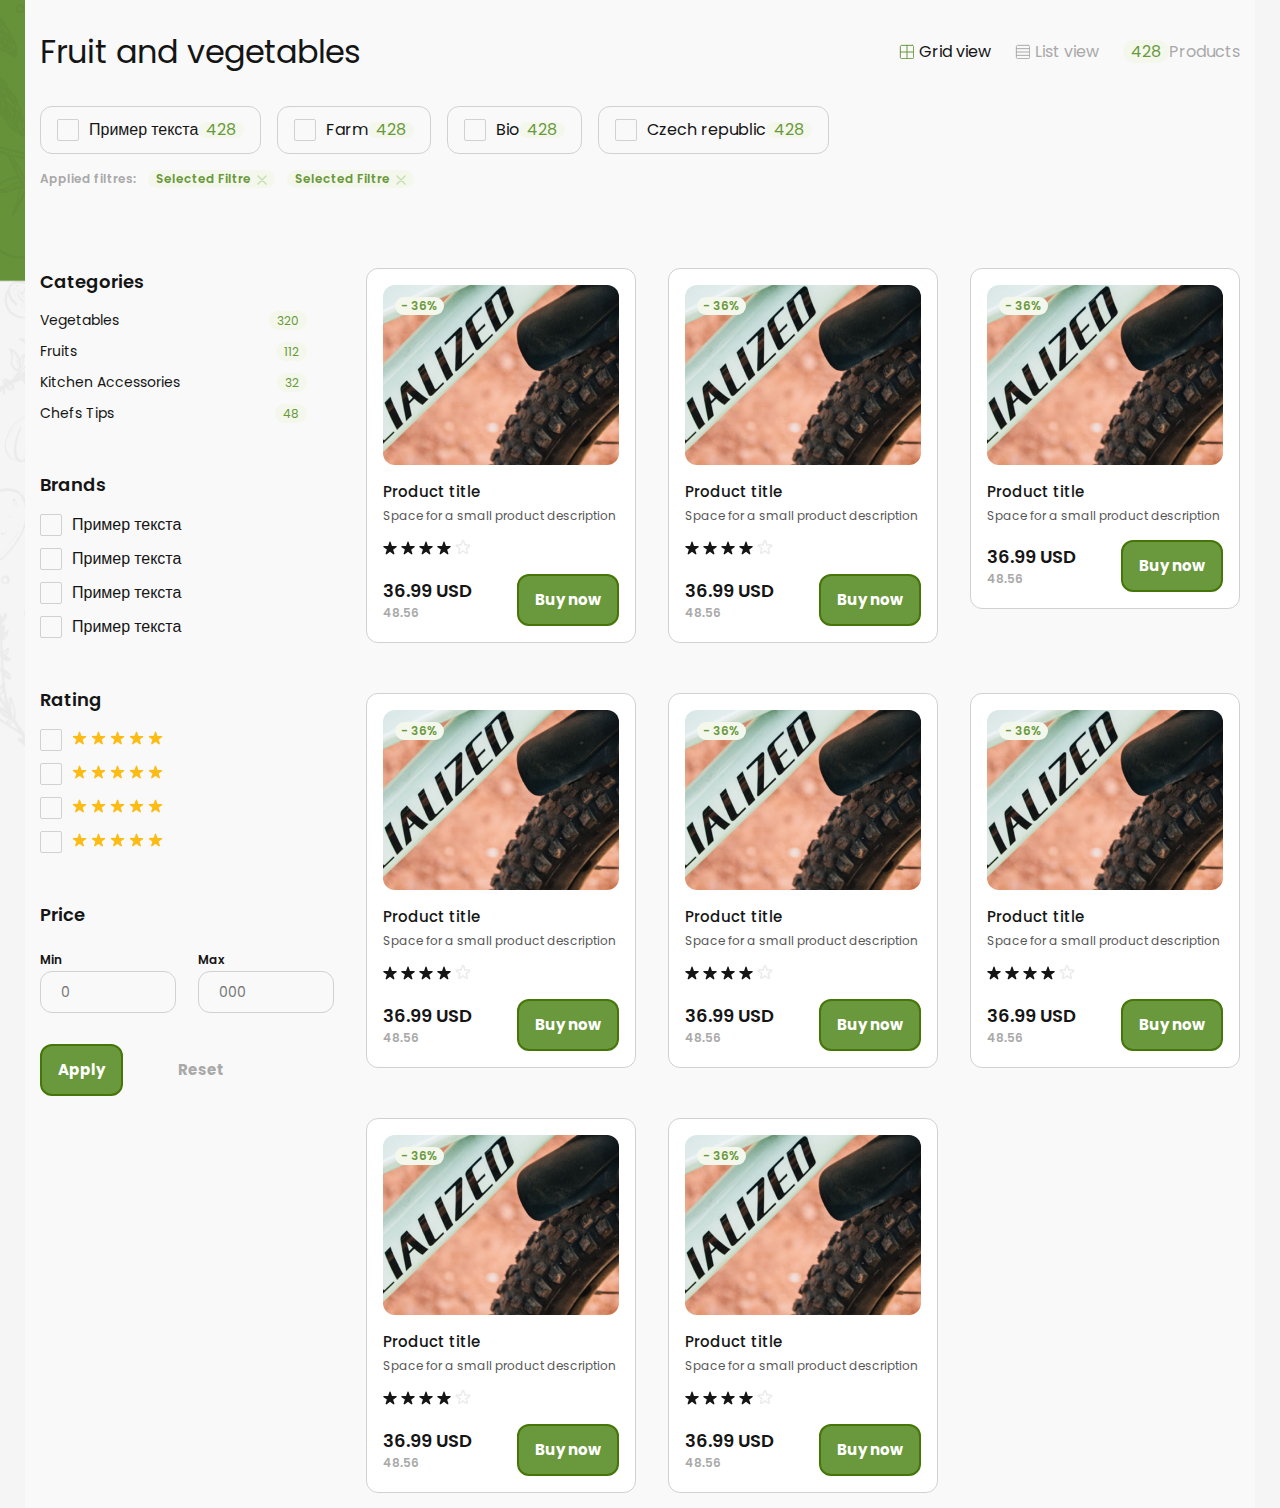
<file: index.html>
<!DOCTYPE html>
<html lang="en">
  <head>
    <meta charset="UTF-8" />
    <meta http-equiv="X-UA-Compatible" content="IE=edge" />
    <meta name="viewport" content="width=device-width, initial-scale=1.0" />
    <link rel="stylesheet" href="./css/style.css" />
    <link rel="stylesheet" href="./css/reset.css" />
    <link rel="stylesheet" href="./css/normalize.css" />
    <title>git</title>
    <link rel="preconnect" href="https://fonts.googleapis.com" />
    <link rel="preconnect" href="https://fonts.gstatic.com" crossorigin />
    <link
      href="https://fonts.googleapis.com/css2?family=Poppins:wght@400;500;600&display=swap"
      rel="stylesheet"
    />
  </head>
  <body>
    <section>
      <div class="cover">
        <div class="conteiner">
          <div class="cover__block-one">
            <h1 class="cover__title title">Fruit and vegetables</h1>
            <div class="cover__settings-filter">
              <a class="cover__settings-filter-text icon1 active" href="#" >Grid view</a>
              <a class="cover__settings-filter-text icon2" href="#" >List view</a>
              <a class="cover__settings-filter-text icon3" href="#" >Products</a>
            </div>
          </div>
          <div class="cover__block-two">
            <div class="cover__filter-two">
               <label class="custom-checkbox custom-box">
                    <input class="hidden-checkbox" type="checkbox" />
                    <div class="checkbox">
                      <svg
                        class="checkmark"
                        width="14"
                        height="10"
                        viewBox="0 0 14 10"
                        fill="none"
                        xmlns="http://www.w3.org/2000/svg"
                      >
                        <path
                          d="M1.55957 5.85009L4.61957 8.91009L12.4396 1.09009"
                          stroke="#FDFDFD"
                          stroke-width="1.5"
                          stroke-linecap="round"
                          stroke-linejoin="round"
                        />
                      </svg>
                    </div>

                    Пример текста
               </label>
            </div>
            <div class="cover__filter-two">
                <label class="custom-checkbox custom-box">
                    <input class="hidden-checkbox" type="checkbox" />
                    <div class="checkbox">
                      <svg
                        class="checkmark"
                        width="14"
                        height="10"
                        viewBox="0 0 14 10"
                        fill="none"
                        xmlns="http://www.w3.org/2000/svg"
                      >
                        <path
                          d="M1.55957 5.85009L4.61957 8.91009L12.4396 1.09009"
                          stroke="#FDFDFD"
                          stroke-width="1.5"
                          stroke-linecap="round"
                          stroke-linejoin="round"
                        />
                      </svg>
                    </div>

                    Farm
               </label>
            </div>
            <div class="cover__filter-two">
                <label class="custom-checkbox custom-box">
                    <input class="hidden-checkbox" type="checkbox" />
                    <div class="checkbox">
                      <svg
                        class="checkmark"
                        width="14"
                        height="10"
                        viewBox="0 0 14 10"
                        fill="none"
                        xmlns="http://www.w3.org/2000/svg"
                      >
                        <path
                          d="M1.55957 5.85009L4.61957 8.91009L12.4396 1.09009"
                          stroke="#FDFDFD"
                          stroke-width="1.5"
                          stroke-linecap="round"
                          stroke-linejoin="round"
                        />
                      </svg>
                    </div>

                    Bio
               </label>
            </div>
            <div class="cover__filter-two">
                <label class="custom-checkbox custom-box custom-box-two">
                    <input class="hidden-checkbox" type="checkbox" />
                    <div class="checkbox">
                      <svg
                        class="checkmark"
                        width="14"
                        height="10"
                        viewBox="0 0 14 10"
                        fill="none"
                        xmlns="http://www.w3.org/2000/svg"
                      >
                        <path
                          d="M1.55957 5.85009L4.61957 8.91009L12.4396 1.09009"
                          stroke="#FDFDFD"
                          stroke-width="1.5"
                          stroke-linecap="round"
                          stroke-linejoin="round"
                        />
                      </svg>
                    </div>
                    Czech republic
                  </label>
                 
            </div>
          </div>
          <div class="cover__block-tree">
            <p class="cover__block-tree-text">Applied filtres:</p>
            <p class="cover__block-tree-text green">Selected Filtre</p>
            <p class="cover__block-tree-text green">Selected Filtre</p>
          </div>
          <div class="cover__content">
            <div class="cover__block-content">
              <div class="cover__filter">
                <div class="cover__filter-inner">
                  <div class="cover__filter-title filter-title">
                    <div class="">Categories</div>
                  </div>
                  <div class="cover__filter-text">
                    <a class="" href="#">Vegetables</a>
                    <div class="cover__filter-text-number">320</div>
                  </div>
                  <div class="cover__filter-text">
                    <a class="" href="#">Fruits</a>
                    <div class="cover__filter-text-number">112</div>
                  </div>
                  <div class="cover__filter-text">
                    <a class="" href="#">Kitchen Accessories</a>
                    <div class="cover__filter-text-number">32</div>
                  </div>
                  <div class="cover__filter-text">
                    <a class="" href="#">Chefs Tips</a>
                    <div class="cover__filter-text-number">48</div>
                  </div>
                </div>

                <div class="cover__filter-inner">
                  <div class="cover__filter-title filter-title">
                    <div class="">Brands</div>
                  </div>

                  <label class="custom-checkbox">
                    <input class="hidden-checkbox" type="checkbox" />
                    <div class="checkbox">
                      <svg
                        class="checkmark"
                        width="14"
                        height="10"
                        viewBox="0 0 14 10"
                        fill="none"
                        xmlns="http://www.w3.org/2000/svg"
                      >
                        <path
                          d="M1.55957 5.85009L4.61957 8.91009L12.4396 1.09009"
                          stroke="#FDFDFD"
                          stroke-width="1.5"
                          stroke-linecap="round"
                          stroke-linejoin="round"
                        />
                      </svg>
                    </div>

                    Пример текста
                  </label>

                  <label class="custom-checkbox">
                    <input class="hidden-checkbox" type="checkbox" />
                    <div class="checkbox">
                      <svg
                        class="checkmark"
                        width="14"
                        height="10"
                        viewBox="0 0 14 10"
                        fill="none"
                        xmlns="http://www.w3.org/2000/svg"
                      >
                        <path
                          d="M1.55957 5.85009L4.61957 8.91009L12.4396 1.09009"
                          stroke="#FDFDFD"
                          stroke-width="1.5"
                          stroke-linecap="round"
                          stroke-linejoin="round"
                        />
                      </svg>
                    </div>

                    Пример текста
                  </label>

                  <label class="custom-checkbox">
                    <input class="hidden-checkbox" type="checkbox" />
                    <div class="checkbox">
                      <svg
                        class="checkmark"
                        width="14"
                        height="10"
                        viewBox="0 0 14 10"
                        fill="none"
                        xmlns="http://www.w3.org/2000/svg"
                      >
                        <path
                          d="M1.55957 5.85009L4.61957 8.91009L12.4396 1.09009"
                          stroke="#FDFDFD"
                          stroke-width="1.5"
                          stroke-linecap="round"
                          stroke-linejoin="round"
                        />
                      </svg>
                    </div>

                    Пример текста
                  </label>

                  <label class="custom-checkbox">
                    <input class="hidden-checkbox" type="checkbox" />
                    <div class="checkbox">
                      <svg
                        class="checkmark"
                        width="14"
                        height="10"
                        viewBox="0 0 14 10"
                        fill="none"
                        xmlns="http://www.w3.org/2000/svg"
                      >
                        <path
                          d="M1.55957 5.85009L4.61957 8.91009L12.4396 1.09009"
                          stroke="#FDFDFD"
                          stroke-width="1.5"
                          stroke-linecap="round"
                          stroke-linejoin="round"
                        />
                      </svg>
                    </div>

                    Пример текста
                  </label>
                </div>

                <div class="cover__filter-inner">
                  <div class="cover__filter-title filter-title">
                    <div class="">Rating</div>
                  </div>

                  <label class="custom-checkbox">
                    <input class="hidden-checkbox" type="checkbox" />
                    <div class="checkbox">
                      <svg
                        class="checkmark"
                        width="14"
                        height="10"
                        viewBox="0 0 14 10"
                        fill="none"
                        xmlns="http://www.w3.org/2000/svg"
                      >
                        <path
                          d="M1.55957 5.85009L4.61957 8.91009L12.4396 1.09009"
                          stroke="#FDFDFD"
                          stroke-width="1.5"
                          stroke-linecap="round"
                          stroke-linejoin="round"
                        />
                      </svg>
                    </div>

                    <div class="star">
                      <img src="./images/star.png" alt="" />
                      <img src="./images/star.png" alt="" />
                      <img src="./images/star.png" alt="" />
                      <img src="./images/star.png" alt="" />
                      <img src="./images/star.png" alt="" />
                    </div>
                  </label>

                  <label class="custom-checkbox">
                    <input class="hidden-checkbox" type="checkbox" />
                    <div class="checkbox">
                      <svg
                        class="checkmark"
                        width="14"
                        height="10"
                        viewBox="0 0 14 10"
                        fill="none"
                        xmlns="http://www.w3.org/2000/svg"
                      >
                        <path
                          d="M1.55957 5.85009L4.61957 8.91009L12.4396 1.09009"
                          stroke="#FDFDFD"
                          stroke-width="1.5"
                          stroke-linecap="round"
                          stroke-linejoin="round"
                        />
                      </svg>
                    </div>

                    <div class="star">
                      <img src="./images/star.png" alt="" />
                      <img src="./images/star.png" alt="" />
                      <img src="./images/star.png" alt="" />
                      <img src="./images/star.png" alt="" />
                      <img src="./images/star.png" alt="" />
                    </div>
                  </label>

                  <label class="custom-checkbox">
                    <input class="hidden-checkbox" type="checkbox" />
                    <div class="checkbox">
                      <svg
                        class="checkmark"
                        width="14"
                        height="10"
                        viewBox="0 0 14 10"
                        fill="none"
                        xmlns="http://www.w3.org/2000/svg"
                      >
                        <path
                          d="M1.55957 5.85009L4.61957 8.91009L12.4396 1.09009"
                          stroke="#FDFDFD"
                          stroke-width="1.5"
                          stroke-linecap="round"
                          stroke-linejoin="round"
                        />
                      </svg>
                    </div>

                    <div class="star">
                      <img src="./images/star.png" alt="" />
                      <img src="./images/star.png" alt="" />
                      <img src="./images/star.png" alt="" />
                      <img src="./images/star.png" alt="" />
                      <img src="./images/star.png" alt="" />
                    </div>
                  </label>

                  <label class="custom-checkbox">
                    <input class="hidden-checkbox" type="checkbox" />
                    <div class="checkbox">
                      <svg
                        class="checkmark"
                        width="14"
                        height="10"
                        viewBox="0 0 14 10"
                        fill="none"
                        xmlns="http://www.w3.org/2000/svg"
                      >
                        <path
                          d="M1.55957 5.85009L4.61957 8.91009L12.4396 1.09009"
                          stroke="#FDFDFD"
                          stroke-width="1.5"
                          stroke-linecap="round"
                          stroke-linejoin="round"
                        />
                      </svg>
                    </div>

                    <div class="star">
                      <img src="./images/star.png" alt="" />
                      <img src="./images/star.png" alt="" />
                      <img src="./images/star.png" alt="" />
                      <img src="./images/star.png" alt="" />
                      <img src="./images/star.png" alt="" />
                    </div>
                  </label>
                </div>
                <div class="cover__filter-four">
                  <div class="cover__filter-title filter-title">
                    <div class="">Price</div>
                    <div></div>
                    <div class="cover__filter-four-block">
                      <div class="cover__filter-four-min">
                        <span class="cover__filter-four-text">Min</span>
                        <input
                          class="cover__filter-four-input"
                          type="number"
                          placeholder="0"
                        />
                      </div>
                      <div class="cover__filter-four-max">
                        <span class="cover__filter-four-text">Max</span>
                        <input
                          class="cover__filter-four-input"
                          type="number"
                          placeholder="000"
                        />
                      </div>
                    </div>
                    <div class="">
                      <button class="cover__filter-four-btn btn">
                        Apply
                      </button>
                      <button class="btn-two">Reset</button>
                    </div>
                  </div>
                </div>
              </div>
            </div>
            <div class="cover__block">
              <div class="cover__cart two">
                <div class="cover__cart-inner">
                  <div class="cover__cart-img"></div>
                  <div class="cover__cart-inner-text">
                    <div class="cover__cart-title">Product title</div>
                    <div class="cover__cart-subtitle">
                      Space for a small product description
                    </div>
                    <div class="cover__star">
                      <img src="./images/s/Layer.svg" alt="" />
                      <img src="./images/s/Layer.svg" alt="" />
                      <img src="./images/s/Layer.svg" alt="" />
                      <img src="./images/s/Layer.svg" alt="" />
                      <img src="./images/s/Vector.svg" alt="" />
                    </div>
                  </div>
                  <div class="cover__cart-block">
                    <div class="price">
                      <div class="cover__cart-price">36.99 USD</div>
                      <div class="cover__cart-subprice">48.56</div>
                    </div>
                    <button class="btn">Buy now</button>
                  </div>
                </div>
              </div>
              <div class="cover__cart two">
                <div class="cover__cart-inner">
                  <div class="cover__cart-img"></div>
                  <div class="cover__cart-inner-text">
                    <div class="cover__cart-title">Product title</div>
                    <div class="cover__cart-subtitle">
                      Space for a small product description
                    </div>
                    <div class="cover__star">
                      <img src="./images/s/Layer.svg" alt="" />
                      <img src="./images/s/Layer.svg" alt="" />
                      <img src="./images/s/Layer.svg" alt="" />
                      <img src="./images/s/Layer.svg" alt="" />
                      <img src="./images/s/Vector.svg" alt="" />
                    </div>
                  </div>
                  <div class="cover__cart-block">
                    <div class="price">
                      <div class="cover__cart-price">36.99 USD</div>
                      <div class="cover__cart-subprice">48.56</div>
                    </div>
                    <button class="btn">Buy now</button>
                  </div>
                </div>
              </div>
              <div class="cover__cart two">
                <div class="cover__cart-inner">
                  <div class="cover__cart-img"></div>
                  <div class="cover__cart-inner-text">
                    <div class="cover__cart-title">Product title</div>
                    <div class="cover__cart-subtitle">
                      Space for a small product description
                    </div>
                  </div>
                  <div class="cover__cart-block">
                    <div class="price">
                      <div class="cover__cart-price">36.99 USD</div>
                      <div class="cover__cart-subprice">48.56</div>
                    </div>
                    <button class="btn">Buy now</button>
                  </div>
                </div>
              </div>
              <div class="cover__cart two">
                <div class="cover__cart-inner">
                  <div class="cover__cart-img"></div>
                  <div class="cover__cart-inner-text">
                    <div class="cover__cart-title">Product title</div>
                    <div class="cover__cart-subtitle">
                      Space for a small product description
                    </div>
                    <div class="cover__star">
                      <img src="./images/s/Layer.svg" alt="" />
                      <img src="./images/s/Layer.svg" alt="" />
                      <img src="./images/s/Layer.svg" alt="" />
                      <img src="./images/s/Layer.svg" alt="" />
                      <img src="./images/s/Vector.svg" alt="" />
                    </div>
                  </div>
                  <div class="cover__cart-block">
                    <div class="price">
                      <div class="cover__cart-price">36.99 USD</div>
                      <div class="cover__cart-subprice">48.56</div>
                    </div>
                    <button class="btn">Buy now</button>
                  </div>
                </div>
              </div>
                <div class="cover__cart two">
                <div class="cover__cart-inner">
                  <div class="cover__cart-img"></div>
                  <div class="cover__cart-inner-text">
                    <div class="cover__cart-title">Product title</div>
                    <div class="cover__cart-subtitle">
                      Space for a small product description
                    </div>
                    <div class="cover__star">
                      <img src="./images/s/Layer.svg" alt="" />
                      <img src="./images/s/Layer.svg" alt="" />
                      <img src="./images/s/Layer.svg" alt="" />
                      <img src="./images/s/Layer.svg" alt="" />
                      <img src="./images/s/Vector.svg" alt="" />
                    </div>
                  </div>
                  <div class="cover__cart-block">
                    <div class="price">
                      <div class="cover__cart-price">36.99 USD</div>
                      <div class="cover__cart-subprice">48.56</div>
                    </div>
                    <button class="btn">Buy now</button>
                  </div>
                </div>
              </div>
                <div class="cover__cart two">
                <div class="cover__cart-inner">
                  <div class="cover__cart-img"></div>
                  <div class="cover__cart-inner-text">
                    <div class="cover__cart-title">Product title</div>
                    <div class="cover__cart-subtitle">
                      Space for a small product description
                    </div>
                    <div class="cover__star">
                      <img src="./images/s/Layer.svg" alt="" />
                      <img src="./images/s/Layer.svg" alt="" />
                      <img src="./images/s/Layer.svg" alt="" />
                      <img src="./images/s/Layer.svg" alt="" />
                      <img src="./images/s/Vector.svg" alt="" />
                    </div>
                  </div>
                  <div class="cover__cart-block">
                    <div class="price">
                      <div class="cover__cart-price">36.99 USD</div>
                      <div class="cover__cart-subprice">48.56</div>
                    </div>
                    <button class="btn">Buy now</button>
                  </div>
                </div>
              </div>
                <div class="cover__cart two">
                <div class="cover__cart-inner">
                  <div class="cover__cart-img"></div>
                  <div class="cover__cart-inner-text">
                    <div class="cover__cart-title">Product title</div>
                    <div class="cover__cart-subtitle">
                      Space for a small product description
                    </div>
                    <div class="cover__star">
                      <img src="./images/s/Layer.svg" alt="" />
                      <img src="./images/s/Layer.svg" alt="" />
                      <img src="./images/s/Layer.svg" alt="" />
                      <img src="./images/s/Layer.svg" alt="" />
                      <img src="./images/s/Vector.svg" alt="" />
                    </div>
                  </div>
                  <div class="cover__cart-block">
                    <div class="price">
                      <div class="cover__cart-price">36.99 USD</div>
                      <div class="cover__cart-subprice">48.56</div>
                    </div>
                    <button class="btn">Buy now</button>
                  </div>
                </div>
              </div>
                <div class="cover__cart two">
                <div class="cover__cart-inner">
                  <div class="cover__cart-img"></div>
                  <div class="cover__cart-inner-text">
                    <div class="cover__cart-title">Product title</div>
                    <div class="cover__cart-subtitle">
                      Space for a small product description
                    </div>
                    <div class="cover__star">
                      <img src="./images/s/Layer.svg" alt="" />
                      <img src="./images/s/Layer.svg" alt="" />
                      <img src="./images/s/Layer.svg" alt="" />
                      <img src="./images/s/Layer.svg" alt="" />
                      <img src="./images/s/Vector.svg" alt="" />
                    </div>
                  </div>
                  <div class="cover__cart-block">
                    <div class="price">
                      <div class="cover__cart-price">36.99 USD</div>
                      <div class="cover__cart-subprice">48.56</div>
                    </div>
                    <button class="btn">Buy now</button>
                  </div>
                </div>
              </div>  
            </div>
          </div>
        </div>
      </div>
    </section>
  </body>
</html>
</file>
<file: css/style.css>
.conteiner {
  max-width: 1200px;
  padding: 15px;
  margin: 0 auto;
  background: #F9F9F9;
}

body {
  color: #151515;
}

a {
  text-decoration: none;
  color: #151515;
}

.custom-checkbox {
  display: -webkit-box;
  display: -ms-flexbox;
  display: flex;
  -webkit-box-align: center;
      -ms-flex-align: center;
          align-items: center;
  padding-bottom: 12px;
}
.custom-checkbox:last-child {
  padding-bottom: 0;
}

.custom-checkbox .checkbox {
  margin-right: 10px;
}

.custom-checkbox input {
  -webkit-appearance: none;
  position: absolute;
}

.checkbox {
  position: relative;
  width: 20px;
  height: 20px;
  border: 1.5px solid #d1d1d1;
  border-radius: 2px;
  background: transparent;
  cursor: pointer;
}

.checkmark {
  position: absolute;
  top: 50%;
  left: 50%;
  -webkit-transform: translate(-50%, -50%);
          transform: translate(-50%, -50%);
  width: 80%;
  height: auto;
  display: none;
}

.custom-checkbox input:checked ~ .checkbox .checkmark {
  display: block;
}

.custom-checkbox input:checked ~ .checkbox {
  background: #6a983c;
  border: 1.5px solid #46760a;
  -webkit-transition: background-color 0.5s, border 0.5s;
  transition: background-color 0.5s, border 0.5s;
  cursor: pointer;
}

.btn {
  padding: 13px 16px;
  font-weight: 700;
  font-size: 15px;
  line-height: 22px;
  background: #6a983c;
  border: 2px solid #46760a;
  border-radius: 12px;
  color: #ffffff;
  cursor: pointer;
}

.btn-two {
  padding: 13px 16px;
  font-weight: 700;
  font-size: 15px;
  line-height: 22px;
  background: transparent;
  border: none;
  border-radius: 12px;
  color: #A9A9A9;
  cursor: pointer;
}

.cover__cart-inner {
  border-radius: 12px;
  background: #ffffff;
  border: 1px solid #d1d1d1;
  padding: 16px;
}
.cover__cart-img {
  width: 236px;
  height: 180px;
  background-image: url(../images/image\ 26.png);
  background-position: center;
  background-repeat: no-repeat;
  border-radius: 12px;
  position: relative;
}
.cover__cart-img::before {
  position: absolute;
  content: "- 36%";
  color: #6a983c;
  background-color: #f4f8ec;
  padding: 0 6px;
  border-radius: 12px;
  left: 12px;
  top: 12px;
  font-weight: 600;
  font-size: 12px;
  line-height: 18px;
}
.cover__cart-inner-text {
  padding: 16px 0;
}
.cover__cart-title {
  font-weight: 500;
  font-size: 15px;
  line-height: 22px;
  color: #151515;
  padding-bottom: 5px;
}
.cover__cart-subtitle {
  font-weight: 400;
  font-size: 12px;
  line-height: 16px;
  color: #575757;
}
.cover__star {
  padding-top: 15px;
}
.cover__cart-block {
  display: -webkit-box;
  display: -ms-flexbox;
  display: flex;
  -webkit-box-pack: justify;
      -ms-flex-pack: justify;
          justify-content: space-between;
  -webkit-box-align: center;
      -ms-flex-align: center;
          align-items: center;
}
.cover__cart-price {
  font-weight: 600;
  font-size: 18px;
  line-height: 27px;
  color: #151515;
}
.cover__cart-subprice {
  font-weight: 600;
  font-size: 12px;
  line-height: 18px;
  color: #a9a9a9;
}

.cover {
  font-family: "Poppins", sans-serif;
  background-image: url(../images/Cover\ -\ 1.png);
  max-width: 100%;
  min-height: 900px;
  background-repeat: no-repeat;
  background-size: cover;
}
.cover__content {
  display: -webkit-box;
  display: -ms-flexbox;
  display: flex;
  -webkit-box-pack: justify;
      -ms-flex-pack: justify;
          justify-content: space-between;
}
.cover__block {
  -ms-flex-wrap: wrap;
      flex-wrap: wrap;
  -ms-grid-columns: 1fr 32px 1fr 32px 1fr;
  grid-template-columns: repeat(3, 1fr);
  -ms-grid-rows: 1fr 50px 1fr 50px 1fr;
  grid-template-rows: repeat(3, 1fr);
  display: -ms-grid;
  display: grid;
  gap: 50px 32px;
}
.cover__block > *:nth-child(1) {
  -ms-grid-row: 1;
  -ms-grid-column: 1;
}
.cover__block > *:nth-child(2) {
  -ms-grid-row: 1;
  -ms-grid-column: 3;
}
.cover__block > *:nth-child(3) {
  -ms-grid-row: 1;
  -ms-grid-column: 5;
}
.cover__block > *:nth-child(4) {
  -ms-grid-row: 3;
  -ms-grid-column: 1;
}
.cover__block > *:nth-child(5) {
  -ms-grid-row: 3;
  -ms-grid-column: 3;
}
.cover__block > *:nth-child(6) {
  -ms-grid-row: 3;
  -ms-grid-column: 5;
}
.cover__block > *:nth-child(7) {
  -ms-grid-row: 5;
  -ms-grid-column: 1;
}
.cover__block > *:nth-child(8) {
  -ms-grid-row: 5;
  -ms-grid-column: 3;
}
.cover__block > *:nth-child(9) {
  -ms-grid-row: 5;
  -ms-grid-column: 5;
}
.cover__block-one {
  display: -webkit-box;
  display: -ms-flexbox;
  display: flex;
  -webkit-box-pack: justify;
      -ms-flex-pack: justify;
          justify-content: space-between;
  -webkit-box-align: center;
      -ms-flex-align: center;
          align-items: center;
}
.cover__block-two {
  display: -webkit-box;
  display: -ms-flexbox;
  display: flex;
  margin: 16px 0;
}
.cover__filter-two {
  margin-right: 16px;
  background: #f9f9f9;
  border: 1px solid #d1d1d1;
  border-radius: 12px;
}
.cover__block-tree {
  display: -webkit-box;
  display: -ms-flexbox;
  display: flex;
  margin-bottom: 80px;
  font-weight: 600;
  font-size: 12px;
  line-height: 18px;
  color: #a9a9a9;
}
.cover .green {
  font-weight: 600;
  font-size: 12px;
  line-height: 18px;
  padding: 0 24px 0 8px;
  color: #6a983c;
  background: #f4f8ec;
  border-radius: 12px;
  position: relative;
}
.cover .green::after {
  content: "";
  position: absolute;
  background-image: url(../images/Vector.svg);
  width: 10px;
  height: 10px;
  -webkit-transform: translateY(50%);
          transform: translateY(50%);
  right: 8px;
}
.cover__block-tree-text {
  margin-right: 12px;
}
.cover .custom-box {
  padding: 12px 16px;
  position: relative;
}
.cover .custom-box::after {
  content: "428";
  color: #6a983c;
  background: #f4f8ec;
  border-radius: 12px;
  padding: 0 8px;
}
.cover__settings-filter {
  display: -webkit-box;
  display: -ms-flexbox;
  display: flex;
}
.cover__settings-filter-text {
  margin-right: 24px;
  padding-left: 20px;
  position: relative;
  color: #a9a9a9;
}
.cover__settings-filter-text:last-child {
  margin-right: 0;
  padding-left: 0;
}
.cover .active {
  color: #151515;
}
.cover .icon1::before {
  content: "";
  position: absolute;
  width: 15px;
  left: 0;
  height: 15px;
  background-repeat: no-repeat;
  background-image: url(../images/s/Navigations/Layer2.svg);
}
.cover .icon2::before {
  content: "";
  left: 0;
  position: absolute;
  width: 15px;
  height: 15px;
  background-repeat: no-repeat;
  background-image: url(../images/s/Navigations/Layer.svg);
}
.cover .icon3::before {
  content: "428";
  color: #6a983c;
  background: #f4f8ec;
  border-radius: 12px;
  padding: 0 8px;
}
.cover__block-content {
  display: -webkit-box;
  display: -ms-flexbox;
  display: flex;
  -webkit-box-pack: justify;
      -ms-flex-pack: justify;
          justify-content: space-between;
}
.cover__filter {
  width: 267px;
}
.cover__filter-title {
  font-weight: 600;
  font-size: 18px;
  line-height: 27px;
  margin-bottom: 16px;
}
.cover__filter-text {
  display: -webkit-box;
  display: -ms-flexbox;
  display: flex;
  -webkit-box-pack: justify;
      -ms-flex-pack: justify;
          justify-content: space-between;
  margin-bottom: 12px;
  font-weight: 400;
  font-size: 14px;
  line-height: 19px;
}
.cover__filter-text-number {
  color: #6a983c;
  font-size: 12px;
  background: #f4f8ec;
  border-radius: 12px;
  padding: 0 8px;
}
.cover__filter-inner {
  margin: 0 0 48px 0;
}
.cover__filter-four-block {
  display: -webkit-box;
  display: -ms-flexbox;
  display: flex;
  -webkit-box-pack: justify;
      -ms-flex-pack: justify;
          justify-content: space-between;
  margin-top: 16px;
  margin-bottom: 31px;
}
.cover__filter-four-min {
  max-width: 109px;
}
.cover__filter-four-text {
  font-weight: 600;
  font-size: 12px;
  line-height: 18px;
}
.cover__filter-four-input {
  width: 100%;
  background: #f9f9f9;
  border: 1px solid #d1d1d1;
  border-radius: 12px;
  padding: 12px 5px 12px 20px;
  text-decoration: none;
  font-size: 14px;
  outline: none;
}
.cover__filter-four-max {
  max-width: 109px;
}
.cover__filter-four-btn {
  margin-right: 35px;
}
</file>
